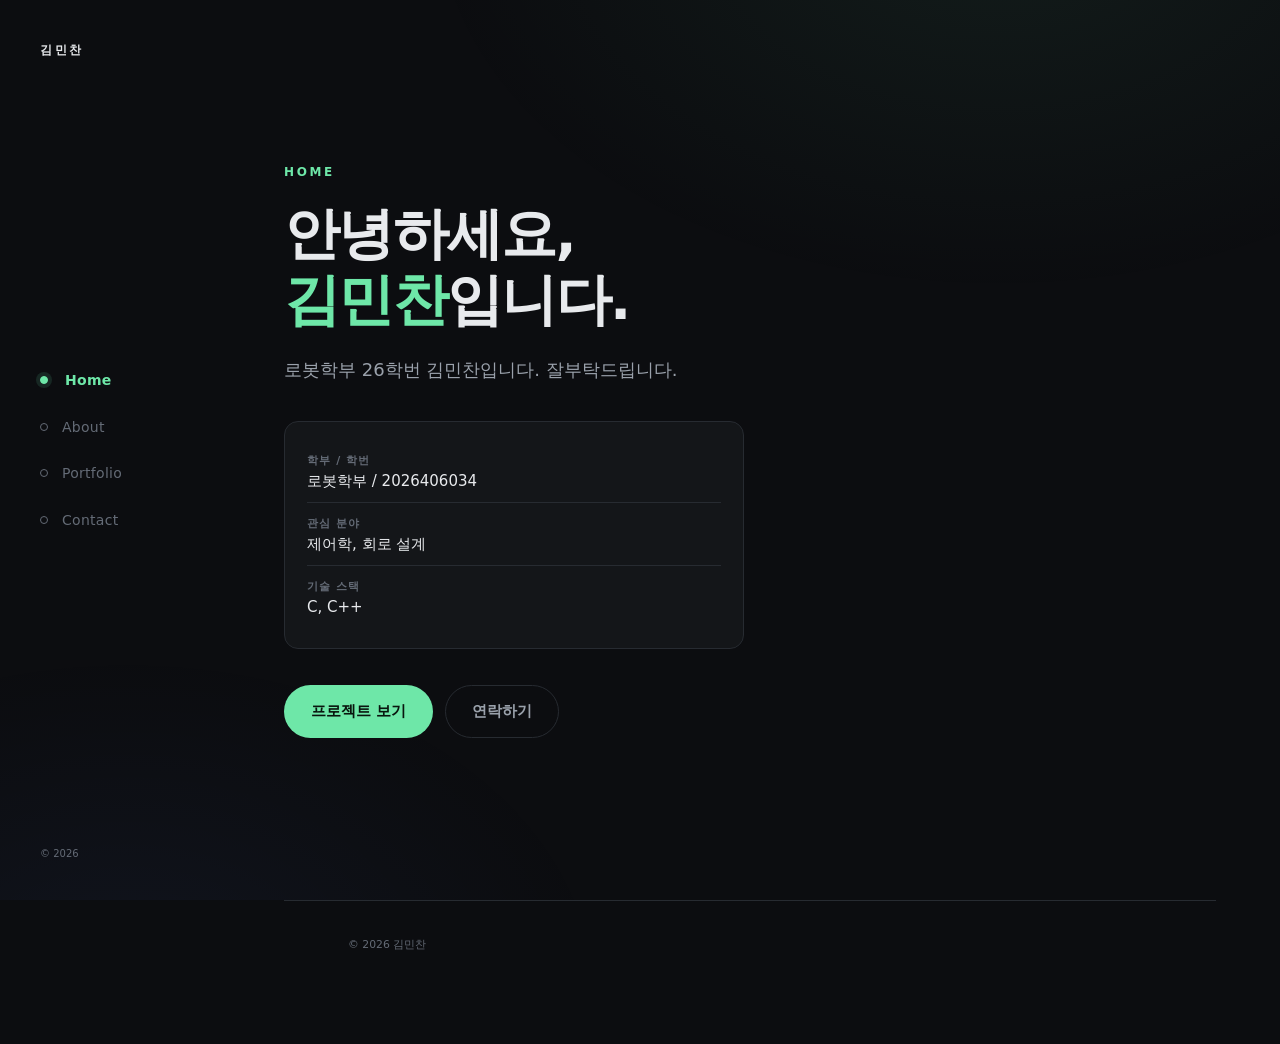
<file: index.html>
<!DOCTYPE html>
<html lang="ko">
<head>
  <meta charset="UTF-8" />
  <meta name="viewport" content="width=device-width, initial-scale=1.0" />
  <title>Home | 김민찬 Portfolio</title>
  <link rel="stylesheet" href="style.css">
</head>
<body>

  <!-- ===== 좌측 고정 탭 네비게이션 (데스크탑) ===== -->
  <nav class="side-nav" aria-label="페이지 네비게이션">
    <div class="side-nav__brand">김민찬</div>
    <ul class="side-nav__list">
      <li><a href="index.html"     class="nav-item"><span class="nav-item__dot"></span><span class="nav-item__label">Home</span></a></li>
      <li><a href="about.html"     class="nav-item"><span class="nav-item__dot"></span><span class="nav-item__label">About</span></a></li>
      <li><a href="portfolio.html" class="nav-item"><span class="nav-item__dot"></span><span class="nav-item__label">Portfolio</span></a></li>
      <li><a href="contact.html"   class="nav-item"><span class="nav-item__dot"></span><span class="nav-item__label">Contact</span></a></li>
    </ul>
    <div class="side-nav__foot"><small>&copy; <span class="year"></span></small></div>
  </nav>

  <!-- ===== 모바일 상단 고정 탭 바 ===== -->
  <nav class="top-nav" aria-label="페이지 네비게이션 (모바일)">
    <div class="top-nav__brand">김민찬</div>
    <ul class="top-nav__list">
      <li><a href="index.html"     class="top-nav__item">Home</a></li>
      <li><a href="about.html"     class="top-nav__item">About</a></li>
      <li><a href="portfolio.html" class="top-nav__item">Portfolio</a></li>
      <li><a href="contact.html"   class="top-nav__item">Contact</a></li>
    </ul>
  </nav>

  <!-- ===== 본문 ===== -->
  <main class="content">
    <div class="container container--hero">

      <p class="eyebrow reveal">Home</p>

      <h1 class="hero__title reveal" data-delay="1">
        안녕하세요,<br>
        <span class="accent">김민찬</span>입니다.
      </h1>

      <p class="hero__sub reveal" data-delay="2">
        로봇학부 26학번 김민찬입니다. 잘부탁드립니다.
      </p>

      <ul class="info-list reveal" data-delay="3">
        <li>
          <span class="info-list__label">학부 / 학번</span>
          <span class="info-list__value">로봇학부 / 2026406034</span>
        </li>
        <li>
          <span class="info-list__label">관심 분야</span>
          <span class="info-list__value">제어학, 회로 설계</span>
        </li>
        <li>
          <span class="info-list__label">기술 스택</span>
          <span class="info-list__value">C, C++</span>
        </li>
      </ul>

      <div class="btn-group reveal" data-delay="4">
        <a href="portfolio.html" class="btn btn--primary">프로젝트 보기</a>
        <a href="contact.html" class="btn btn--ghost">연락하기</a>
      </div>

    </div>

    <footer class="footer">
      <small>&copy; <span class="year"></span> 김민찬</small>
    </footer>
  </main>

  <script src="script.js"></script>
</body>
</html>
</file>
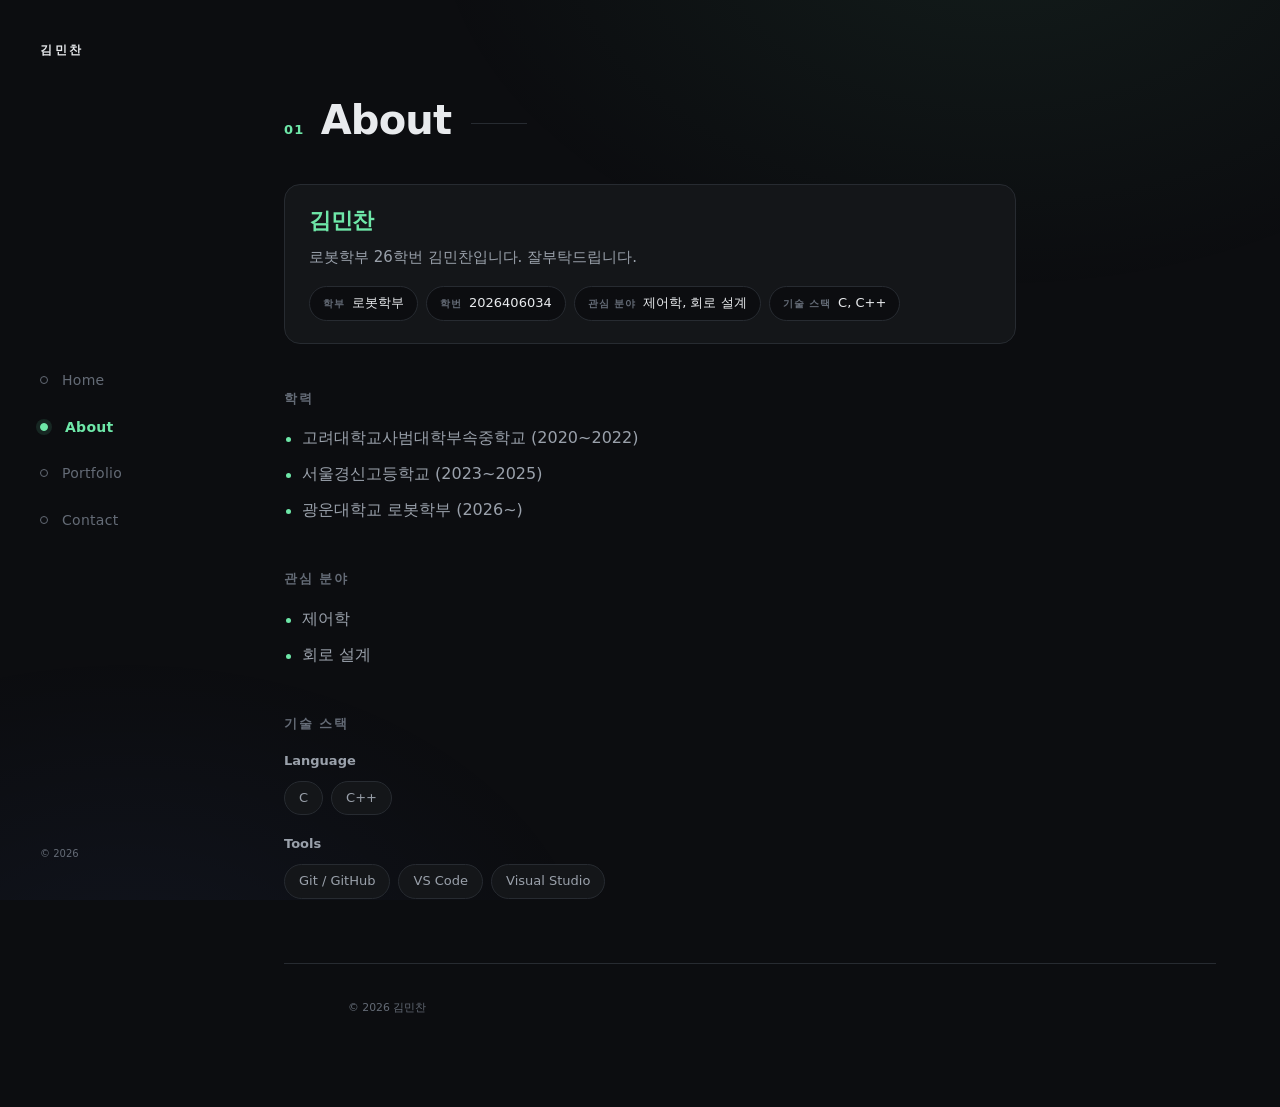
<file: about.html>
<!DOCTYPE html>
<html lang="ko">
<head>
  <meta charset="UTF-8" />
  <meta name="viewport" content="width=device-width, initial-scale=1.0" />
  <title>About | 김민찬 Portfolio</title>
  <link rel="stylesheet" href="style.css">
</head>
<body>

  <!-- ===== 좌측 고정 탭 네비게이션 (데스크탑) ===== -->
  <nav class="side-nav" aria-label="페이지 네비게이션">
    <div class="side-nav__brand">김민찬</div>
    <ul class="side-nav__list">
      <li><a href="index.html"     class="nav-item"><span class="nav-item__dot"></span><span class="nav-item__label">Home</span></a></li>
      <li><a href="about.html"     class="nav-item"><span class="nav-item__dot"></span><span class="nav-item__label">About</span></a></li>
      <li><a href="portfolio.html" class="nav-item"><span class="nav-item__dot"></span><span class="nav-item__label">Portfolio</span></a></li>
      <li><a href="contact.html"   class="nav-item"><span class="nav-item__dot"></span><span class="nav-item__label">Contact</span></a></li>
    </ul>
    <div class="side-nav__foot"><small>&copy; <span class="year"></span></small></div>
  </nav>

  <!-- ===== 모바일 상단 고정 탭 바 ===== -->
  <nav class="top-nav" aria-label="페이지 네비게이션 (모바일)">
    <div class="top-nav__brand">김민찬</div>
    <ul class="top-nav__list">
      <li><a href="index.html"     class="top-nav__item">Home</a></li>
      <li><a href="about.html"     class="top-nav__item">About</a></li>
      <li><a href="portfolio.html" class="top-nav__item">Portfolio</a></li>
      <li><a href="contact.html"   class="top-nav__item">Contact</a></li>
    </ul>
  </nav>

  <!-- ===== 본문 ===== -->
  <main class="content">
    <div class="container">

      <header class="page-head reveal">
        <span class="page-head__num">01</span>
        <h1 class="page-head__title">About</h1>
      </header>

      <!-- ===== 모든 페이지 공통 프로필 ===== -->
      <header class="profile reveal">
        <p class="profile__name"><span>김민찬</span></p>
        <p class="profile__sub">로봇학부 26학번 김민찬입니다. 잘부탁드립니다.</p>
        <ul class="profile__meta">
          <li><b>학부</b>로봇학부</li>
          <li><b>학번</b>2026406034</li>
          <li><b>관심 분야</b>제어학, 회로 설계</li>
          <li><b>기술 스택</b>C, C++</li>
        </ul>
      </header>

      <section class="block reveal" data-delay="2">
        <h2 class="block__title">학력</h2>
        <ul class="bullet">
          <li>고려대학교사범대학부속중학교 (2020~2022)</li>
          <li>서울경신고등학교 (2023~2025)</li>
          <li>광운대학교 로봇학부 (2026~)</li>
        </ul>
      </section>

      <section class="block reveal" data-delay="3">
        <h2 class="block__title">관심 분야</h2>
        <ul class="bullet">
          <li>제어학</li>
          <li>회로 설계</li>
        </ul>
      </section>

      <section class="block reveal" data-delay="4">
        <h2 class="block__title">기술 스택</h2>

        <h3 class="sub-title">Language</h3>
        <ul class="tag-list">
          <li class="tag">C</li>
          <li class="tag">C++</li>
        </ul>

        <h3 class="sub-title">Tools</h3>
        <ul class="tag-list">
          <li class="tag">Git / GitHub</li>
          <li class="tag">VS Code</li>
          <li class="tag">Visual Studio</li>
        </ul>
      </section>

    </div>

    <footer class="footer">
      <small>&copy; <span class="year"></span> 김민찬</small>
    </footer>
  </main>

  <script src="script.js"></script>
</body>
</html>
</file>
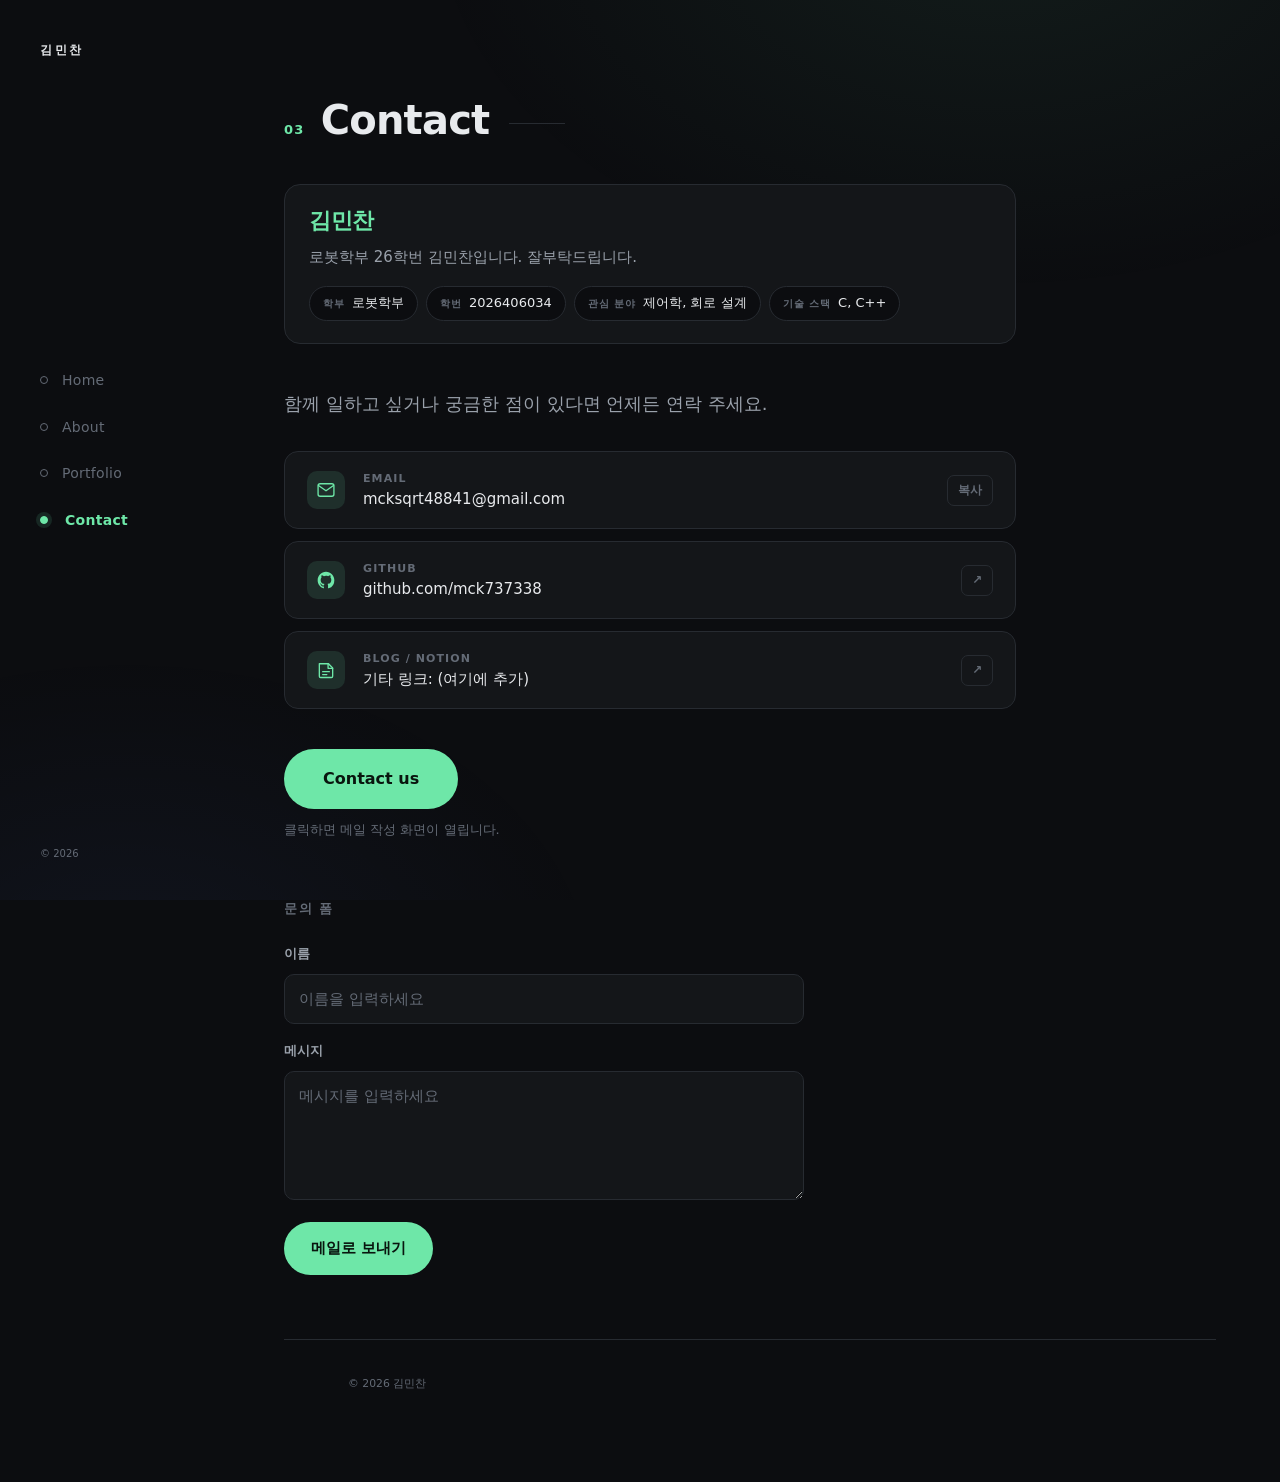
<file: contact.html>
<!DOCTYPE html>
<html lang="ko">
<head>
  <meta charset="UTF-8" />
  <meta name="viewport" content="width=device-width, initial-scale=1.0" />
  <title>Contact | 김민찬 Portfolio</title>
  <link rel="stylesheet" href="style.css">
</head>
<body>

  <!-- ===== 좌측 고정 탭 네비게이션 (데스크탑) ===== -->
  <nav class="side-nav" aria-label="페이지 네비게이션">
    <div class="side-nav__brand">김민찬</div>
    <ul class="side-nav__list">
      <li><a href="index.html"     class="nav-item"><span class="nav-item__dot"></span><span class="nav-item__label">Home</span></a></li>
      <li><a href="about.html"     class="nav-item"><span class="nav-item__dot"></span><span class="nav-item__label">About</span></a></li>
      <li><a href="portfolio.html" class="nav-item"><span class="nav-item__dot"></span><span class="nav-item__label">Portfolio</span></a></li>
      <li><a href="contact.html"   class="nav-item"><span class="nav-item__dot"></span><span class="nav-item__label">Contact</span></a></li>
    </ul>
    <div class="side-nav__foot"><small>&copy; <span class="year"></span></small></div>
  </nav>

  <!-- ===== 모바일 상단 고정 탭 바 ===== -->
  <nav class="top-nav" aria-label="페이지 네비게이션 (모바일)">
    <div class="top-nav__brand">김민찬</div>
    <ul class="top-nav__list">
      <li><a href="index.html"     class="top-nav__item">Home</a></li>
      <li><a href="about.html"     class="top-nav__item">About</a></li>
      <li><a href="portfolio.html" class="top-nav__item">Portfolio</a></li>
      <li><a href="contact.html"   class="top-nav__item">Contact</a></li>
    </ul>
  </nav>

  <!-- ===== 본문 ===== -->
  <main class="content">
    <div class="container">

      <header class="page-head reveal">
        <span class="page-head__num">03</span>
        <h1 class="page-head__title">Contact</h1>
      </header>

      <!-- ===== 모든 페이지 공통 프로필 ===== -->
      <header class="profile reveal">
        <p class="profile__name"><span>김민찬</span></p>
        <p class="profile__sub">로봇학부 26학번 김민찬입니다. 잘부탁드립니다.</p>
        <ul class="profile__meta">
          <li><b>학부</b>로봇학부</li>
          <li><b>학번</b>2026406034</li>
          <li><b>관심 분야</b>제어학, 회로 설계</li>
          <li><b>기술 스택</b>C, C++</li>
        </ul>
      </header>

      <p class="lead reveal" data-delay="1">
        함께 일하고 싶거나 궁금한 점이 있다면 언제든 연락 주세요.
      </p>

      <ul class="contact__list">

        <!-- 이메일: 클릭 시 클립보드 복사 -->
        <li class="reveal" data-delay="2">
          <button type="button" class="contact__item contact__item--copy"
                  id="emailCopy"
                  data-email="mcksqrt48841@gmail.com"
                  aria-label="이메일 주소 복사하기">
            <span class="contact__icon" aria-hidden="true">
              <svg viewBox="0 0 24 24" fill="none" stroke="currentColor" stroke-width="1.6"
                   stroke-linecap="round" stroke-linejoin="round">
                <rect x="2.5" y="4.5" width="19" height="15" rx="2.5"/>
                <path d="m3 6.5 9 6.5 9-6.5"/>
              </svg>
            </span>
            <span class="contact__meta">
              <span class="contact__label">Email</span>
              <span class="contact__value">mcksqrt48841@gmail.com</span>
            </span>
            <span class="contact__action" aria-hidden="true">복사</span>
          </button>
        </li>

        <!-- GitHub: 하이퍼링크 -->
        <li class="reveal" data-delay="3">
          <a class="contact__item" href="https://github.com/mck737338"
             target="_blank" rel="noopener noreferrer">
            <span class="contact__icon" aria-hidden="true">
              <svg viewBox="0 0 24 24" fill="currentColor">
                <path d="M12 2C6.48 2 2 6.58 2 12.25c0 4.53 2.87 8.37 6.84 9.73.5.1.68-.22.68-.49
                         0-.24-.01-.87-.01-1.71-2.78.62-3.37-1.37-3.37-1.37-.46-1.19-1.11-1.5-1.11-1.5
                         -.91-.64.07-.63.07-.63 1 .07 1.53 1.06 1.53 1.06.89 1.57 2.34 1.12 2.91.86
                         .09-.66.35-1.12.63-1.38-2.22-.26-4.56-1.14-4.56-5.06 0-1.12.39-2.03 1.03-2.75
                         -.1-.26-.45-1.3.1-2.71 0 0 .84-.28 2.75 1.05a9.3 9.3 0 0 1 2.5-.34c.85 0 1.7.12 2.5.34
                         1.91-1.33 2.75-1.05 2.75-1.05.55 1.41.2 2.45.1 2.71.64.72 1.03 1.63 1.03 2.75
                         0 3.93-2.34 4.79-4.57 5.05.36.32.68.94.68 1.9 0 1.37-.01 2.47-.01 2.81
                         0 .27.18.6.69.49A10.07 10.07 0 0 0 22 12.25C22 6.58 17.52 2 12 2Z"/>
              </svg>
            </span>
            <span class="contact__meta">
              <span class="contact__label">GitHub</span>
              <span class="contact__value">github.com/mck737338</span>
            </span>
            <span class="contact__action" aria-hidden="true">↗</span>
          </a>
        </li>

        <!-- 기타 링크 (블로그 / 노션 등) -->
        <li class="reveal" data-delay="4">
          <a class="contact__item" href="#" target="_blank" rel="noopener noreferrer">
            <span class="contact__icon" aria-hidden="true">
              <svg viewBox="0 0 24 24" fill="none" stroke="currentColor" stroke-width="1.6"
                   stroke-linecap="round" stroke-linejoin="round">
                <path d="M4 4.5h11l5 5v10a1.5 1.5 0 0 1-1.5 1.5h-13A1.5 1.5 0 0 1 4 19.5Z"/>
                <path d="M14.5 4.5v5.5H20"/>
                <path d="M8 14h8M8 17.5h5"/>
              </svg>
            </span>
            <span class="contact__meta">
              <span class="contact__label">Blog / Notion</span>
              <span class="contact__value">기타 링크: (여기에 추가)</span>
            </span>
            <span class="contact__action" aria-hidden="true">↗</span>
          </a>
        </li>

      </ul>

      <!-- Contact us: 메일 작성 화면으로 이동 -->
      <div class="contact__cta reveal" data-delay="5">
        <a class="btn btn--primary btn--lg"
           href="mailto:mcksqrt48841@gmail.com?subject=%ED%8F%AC%ED%8A%B8%ED%8F%B4%EB%A6%AC%EC%98%A4%20%EB%AC%B8%EC%9D%98&amp;body=%EC%95%88%EB%85%95%ED%95%98%EC%84%B8%EC%9A%94%2C%0A%0A">
          Contact us
        </a>
        <p class="note">클릭하면 메일 작성 화면이 열립니다.</p>
      </div>

      <!-- 간단 문의 폼: 보내기를 누르면 입력 내용이 담긴 메일 작성 화면이 열립니다 -->
      <section class="block reveal" data-delay="5">
        <h2 class="block__title">문의 폼</h2>
        <form class="contact-form" id="contactForm" data-email="mcksqrt48841@gmail.com">
          <label for="fName">이름</label>
          <input type="text" id="fName" name="name" placeholder="이름을 입력하세요" required>

          <label for="fMsg">메시지</label>
          <textarea id="fMsg" name="message" rows="4" placeholder="메시지를 입력하세요" required></textarea>

          <button type="submit" class="btn btn--primary">메일로 보내기</button>
        </form>
      </section>

    </div>

    <footer class="footer">
      <small>&copy; <span class="year"></span> 김민찬</small>
    </footer>
  </main>

  <!-- 복사 완료 토스트 -->
  <div class="toast" id="toast" role="status" aria-live="polite"></div>

  <script src="script.js"></script>
</body>
</html>
</file>
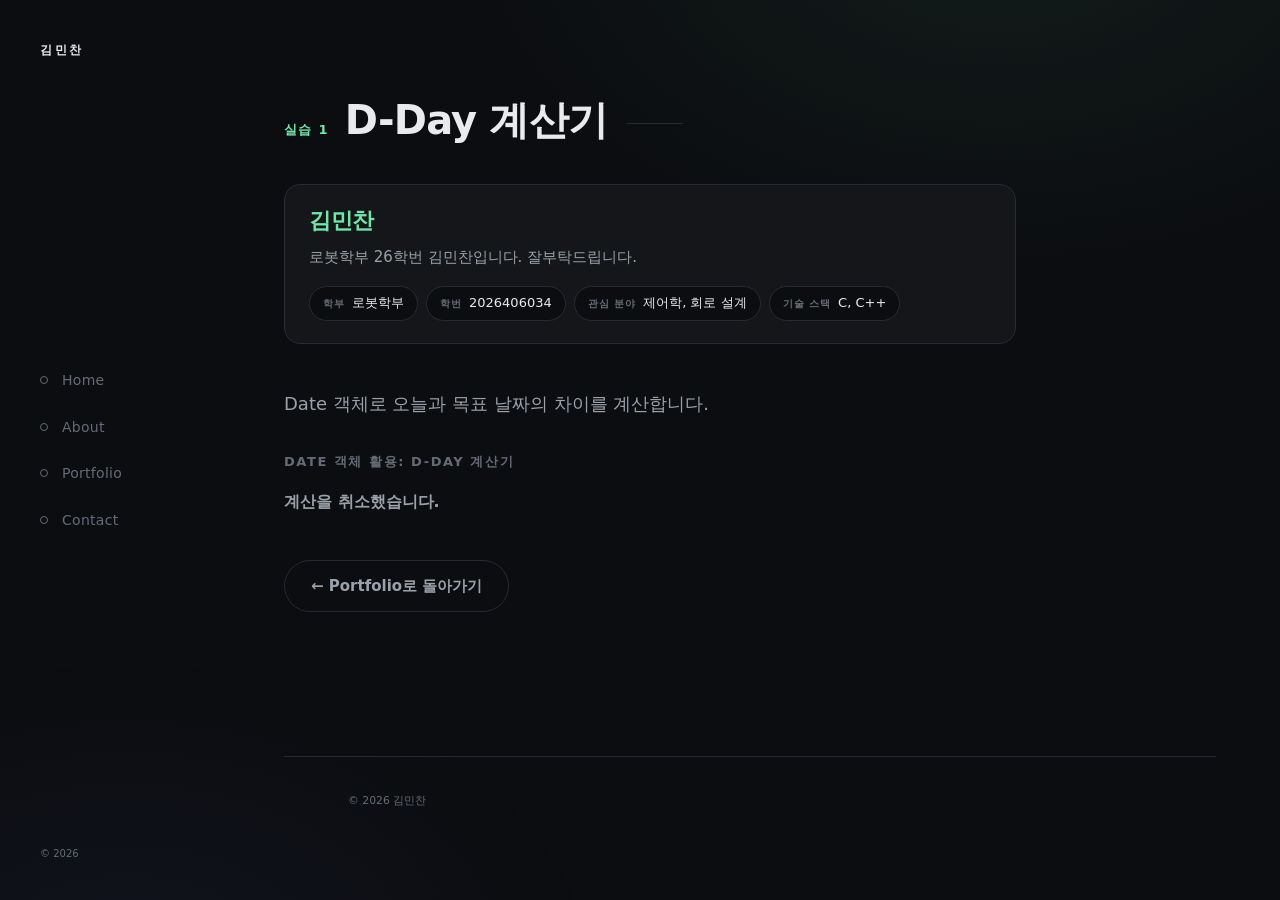
<file: dday.html>
<!DOCTYPE html>
<html lang="ko">
<head>
  <meta charset="UTF-8" />
  <meta name="viewport" content="width=device-width, initial-scale=1.0" />
  <title>D-Day 계산기 | 김민찬 Portfolio</title>
  <link rel="stylesheet" href="style.css">
</head>
<body>

  <!-- ===== 좌측 고정 탭 네비게이션 (데스크탑) ===== -->
  <nav class="side-nav" aria-label="페이지 네비게이션">
    <div class="side-nav__brand">김민찬</div>
    <ul class="side-nav__list">
      <li><a href="index.html"     class="nav-item"><span class="nav-item__dot"></span><span class="nav-item__label">Home</span></a></li>
      <li><a href="about.html"     class="nav-item"><span class="nav-item__dot"></span><span class="nav-item__label">About</span></a></li>
      <li><a href="portfolio.html" class="nav-item"><span class="nav-item__dot"></span><span class="nav-item__label">Portfolio</span></a></li>
      <li><a href="contact.html"   class="nav-item"><span class="nav-item__dot"></span><span class="nav-item__label">Contact</span></a></li>
    </ul>
    <div class="side-nav__foot"><small>&copy; <span class="year"></span></small></div>
  </nav>

  <!-- ===== 모바일 상단 고정 탭 바 ===== -->
  <nav class="top-nav" aria-label="페이지 네비게이션 (모바일)">
    <div class="top-nav__brand">김민찬</div>
    <ul class="top-nav__list">
      <li><a href="index.html"     class="top-nav__item">Home</a></li>
      <li><a href="about.html"     class="top-nav__item">About</a></li>
      <li><a href="portfolio.html" class="top-nav__item">Portfolio</a></li>
      <li><a href="contact.html"   class="top-nav__item">Contact</a></li>
    </ul>
  </nav>

  <!-- ===== 본문 ===== -->
  <main class="content">
    <div class="container">

      <header class="page-head reveal">
        <span class="page-head__num">실습 1</span>
        <h1 class="page-head__title">D-Day 계산기</h1>
      </header>

      <!-- ===== 모든 페이지 공통 프로필 ===== -->
      <header class="profile reveal">
        <p class="profile__name"><span>김민찬</span></p>
        <p class="profile__sub">로봇학부 26학번 김민찬입니다. 잘부탁드립니다.</p>
        <ul class="profile__meta">
          <li><b>학부</b>로봇학부</li>
          <li><b>학번</b>2026406034</li>
          <li><b>관심 분야</b>제어학, 회로 설계</li>
          <li><b>기술 스택</b>C, C++</li>
        </ul>
      </header>

      <p class="lead reveal" data-delay="1">
        Date 객체로 오늘과 목표 날짜의 차이를 계산합니다.
      </p>

      <section class="block js-output">
        <h2 class="block__title">Date 객체 활용: D-Day 계산기</h2>

        <script>
          // 1. 오늘 날짜 객체 생성
          let now = new Date();

          // 2. prompt()를 3번 사용하여 "연도", "월", "일"을 문자열로 입력받기
          let yearStr  = prompt("목표 연도를 입력하세요 (예: 2026)", "2026");
          let monthStr = prompt("목표 월을 입력하세요 (1~12)", "12");
          let dayStr   = prompt("목표 일을 입력하세요 (1~31)", "25");

          // 3. 값이 비어있거나 취소(null)한 경우
          if (!yearStr || !monthStr || !dayStr) {
            document.write("<h3>계산을 취소했습니다.</h3>");
          } else {
            // 4. parseInt()로 문자열을 숫자형으로 변환
            let year  = parseInt(yearStr);
            let month = parseInt(monthStr);
            let day   = parseInt(dayStr);

            // 5. 목표 날짜 객체 생성 (month는 0부터 시작하므로 1을 빼줌, 0=1월 11=12월)
            let targetDate = new Date(year, month - 1, day);

            // 6. 두 날짜의 getTime() 차이 (밀리초 단위)
            let diffMs = targetDate.getTime() - now.getTime();

            // 7. 밀리초를 날짜(day) 단위로 변환하고 Math.ceil()로 올림
            let diffDay = Math.ceil(diffMs / (1000 * 60 * 60 * 24));

            // 8. diffDay 값에 따라 결과 출력 (음수는 Math.abs()로 절댓값 처리)
            document.write("<h3>목표 날짜: " + targetDate.toLocaleDateString() + "</h3>");

            if (diffDay === 0) {
              document.write("<h1>D-Day 입니다!</h1>");
            } else if (diffDay > 0) {
              document.write("<h1>D-" + diffDay + "</h1>");
              document.write("<h3>" + diffDay + "일 남았습니다.</h3>");
            } else {
              document.write("<h1>D+" + Math.abs(diffDay) + "</h1>");
              document.write("<h3>" + Math.abs(diffDay) + "일 지났습니다.</h3>");
            }

            document.write("<hr>");
            document.write("<p>오늘 날짜: " + now.toLocaleString() + "</p>");
            document.write("<p><i>새로고침(F5)을 눌러 다시 계산할 수 있습니다.</i></p>");
          }
        </script>

      </section>

      <div class="btn-group" style="margin-top: 36px;">
        <a href="portfolio.html" class="btn btn--ghost">← Portfolio로 돌아가기</a>
      </div>

    </div>

    <footer class="footer">
      <small>&copy; <span class="year"></span> 김민찬</small>
    </footer>
  </main>

  <script src="script.js"></script>
</body>
</html>
</file>
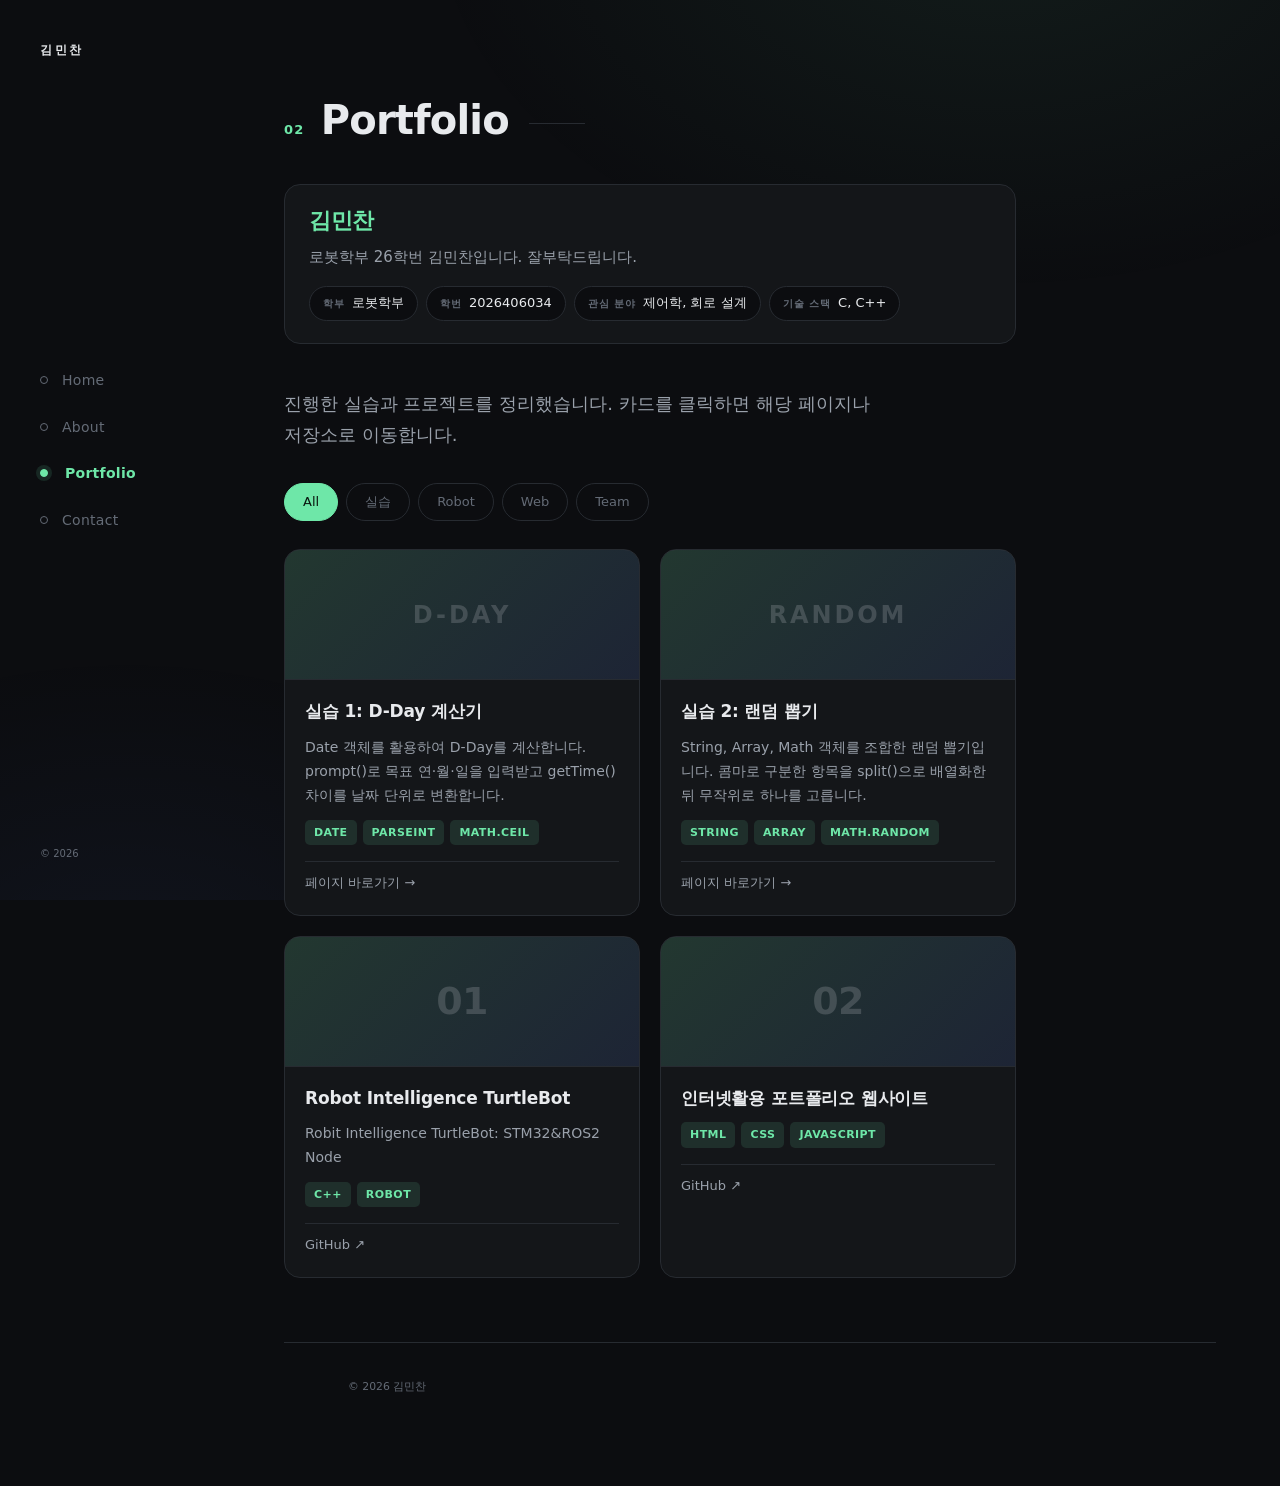
<file: portfolio.html>
<!DOCTYPE html>
<html lang="ko">
<head>
  <meta charset="UTF-8" />
  <meta name="viewport" content="width=device-width, initial-scale=1.0" />
  <title>Portfolio | 김민찬 Portfolio</title>
  <link rel="stylesheet" href="style.css">
</head>
<body>

  <!-- ===== 좌측 고정 탭 네비게이션 (데스크탑) ===== -->
  <nav class="side-nav" aria-label="페이지 네비게이션">
    <div class="side-nav__brand">김민찬</div>
    <ul class="side-nav__list">
      <li><a href="index.html"     class="nav-item"><span class="nav-item__dot"></span><span class="nav-item__label">Home</span></a></li>
      <li><a href="about.html"     class="nav-item"><span class="nav-item__dot"></span><span class="nav-item__label">About</span></a></li>
      <li><a href="portfolio.html" class="nav-item"><span class="nav-item__dot"></span><span class="nav-item__label">Portfolio</span></a></li>
      <li><a href="contact.html"   class="nav-item"><span class="nav-item__dot"></span><span class="nav-item__label">Contact</span></a></li>
    </ul>
    <div class="side-nav__foot"><small>&copy; <span class="year"></span></small></div>
  </nav>

  <!-- ===== 모바일 상단 고정 탭 바 ===== -->
  <nav class="top-nav" aria-label="페이지 네비게이션 (모바일)">
    <div class="top-nav__brand">김민찬</div>
    <ul class="top-nav__list">
      <li><a href="index.html"     class="top-nav__item">Home</a></li>
      <li><a href="about.html"     class="top-nav__item">About</a></li>
      <li><a href="portfolio.html" class="top-nav__item">Portfolio</a></li>
      <li><a href="contact.html"   class="top-nav__item">Contact</a></li>
    </ul>
  </nav>

  <!-- ===== 본문 ===== -->
  <main class="content">
    <div class="container">

      <header class="page-head reveal">
        <span class="page-head__num">02</span>
        <h1 class="page-head__title">Portfolio</h1>
      </header>

      <!-- ===== 모든 페이지 공통 프로필 ===== -->
      <header class="profile reveal">
        <p class="profile__name"><span>김민찬</span></p>
        <p class="profile__sub">로봇학부 26학번 김민찬입니다. 잘부탁드립니다.</p>
        <ul class="profile__meta">
          <li><b>학부</b>로봇학부</li>
          <li><b>학번</b>2026406034</li>
          <li><b>관심 분야</b>제어학, 회로 설계</li>
          <li><b>기술 스택</b>C, C++</li>
        </ul>
      </header>

      <p class="lead reveal" data-delay="1">
        진행한 실습과 프로젝트를 정리했습니다. 카드를 클릭하면 해당 페이지나 저장소로 이동합니다.
      </p>

      <!-- 프로젝트 필터 -->
      <div class="filter reveal" data-delay="2">
        <button type="button" class="filter__btn is-active" data-filter="all">All</button>
        <button type="button" class="filter__btn" data-filter="practice">실습</button>
        <button type="button" class="filter__btn" data-filter="robot">Robot</button>
        <button type="button" class="filter__btn" data-filter="web">Web</button>
        <button type="button" class="filter__btn" data-filter="team">Team</button>
      </div>

      <!-- 카드 전체가 하나의 링크입니다 (article → a 로 변경) -->
      <div class="projects" id="projectGrid">

        <!-- ===== 실습 1: D-Day 계산기 ===== -->
        <a class="card reveal" data-delay="3" data-category="practice web"
           href="dday.html">
          <div class="card__thumb card__thumb--text" data-initial="D-DAY"></div>
          <div class="card__body">
            <h2 class="card__title">실습 1: D-Day 계산기</h2>
            <p class="card__desc">
              Date 객체를 활용하여 D-Day를 계산합니다.
              prompt()로 목표 연·월·일을 입력받고 getTime() 차이를 날짜 단위로 변환합니다.
            </p>
            <ul class="card__tags">
              <li>Date</li><li>parseInt</li><li>Math.ceil</li>
            </ul>
            <div class="card__links">
              <span class="card__link">페이지 바로가기 →</span>
            </div>
          </div>
        </a>

        <!-- ===== 실습 2: 랜덤 뽑기 ===== -->
        <a class="card reveal" data-delay="4" data-category="practice web"
           href="random.html">
          <div class="card__thumb card__thumb--text" data-initial="RANDOM"></div>
          <div class="card__body">
            <h2 class="card__title">실습 2: 랜덤 뽑기</h2>
            <p class="card__desc">
              String, Array, Math 객체를 조합한 랜덤 뽑기입니다.
              콤마로 구분한 항목을 split()으로 배열화한 뒤 무작위로 하나를 고릅니다.
            </p>
            <ul class="card__tags">
              <li>String</li><li>Array</li><li>Math.random</li>
            </ul>
            <div class="card__links">
              <span class="card__link">페이지 바로가기 →</span>
            </div>
          </div>
        </a>

        <!-- ===== 3. Robot Intelligence TurtleBot ===== -->
        <a class="card reveal" data-delay="5" data-category="robot team"
           href="https://github.com/mck737338/Robit_intelligence_turtle-bot"
           target="_blank" rel="noopener noreferrer">
          <div class="card__thumb" data-initial="01"></div>
          <div class="card__body">
            <h2 class="card__title">Robot Intelligence TurtleBot</h2>
            <p class="card__desc">Robit Intelligence TurtleBot: STM32&ROS2 Node</p>
            <ul class="card__tags">
              <li>C++</li><li>Robot</li>
            </ul>
            <div class="card__links">
              <span class="card__link">GitHub ↗</span>
            </div>
          </div>
        </a>

        <!-- ===== 4. 인터넷활용 포트폴리오 웹사이트 ===== -->
        <a class="card reveal" data-delay="5" data-category="web"
           href="https://github.com/mck737338/internetusage_page1"
           target="_blank" rel="noopener noreferrer">
          <div class="card__thumb" data-initial="02"></div>
          <div class="card__body">
            <h2 class="card__title">인터넷활용 포트폴리오 웹사이트</h2>
            <ul class="card__tags">
              <li>HTML</li><li>CSS</li><li>JavaScript</li>
            </ul>
            <div class="card__links">
              <span class="card__link">GitHub ↗</span>
            </div>
          </div>
        </a>

      </div>

    </div>

    <footer class="footer">
      <small>&copy; <span class="year"></span> 김민찬</small>
    </footer>
  </main>

  <script src="script.js"></script>
</body>
</html>
</file>
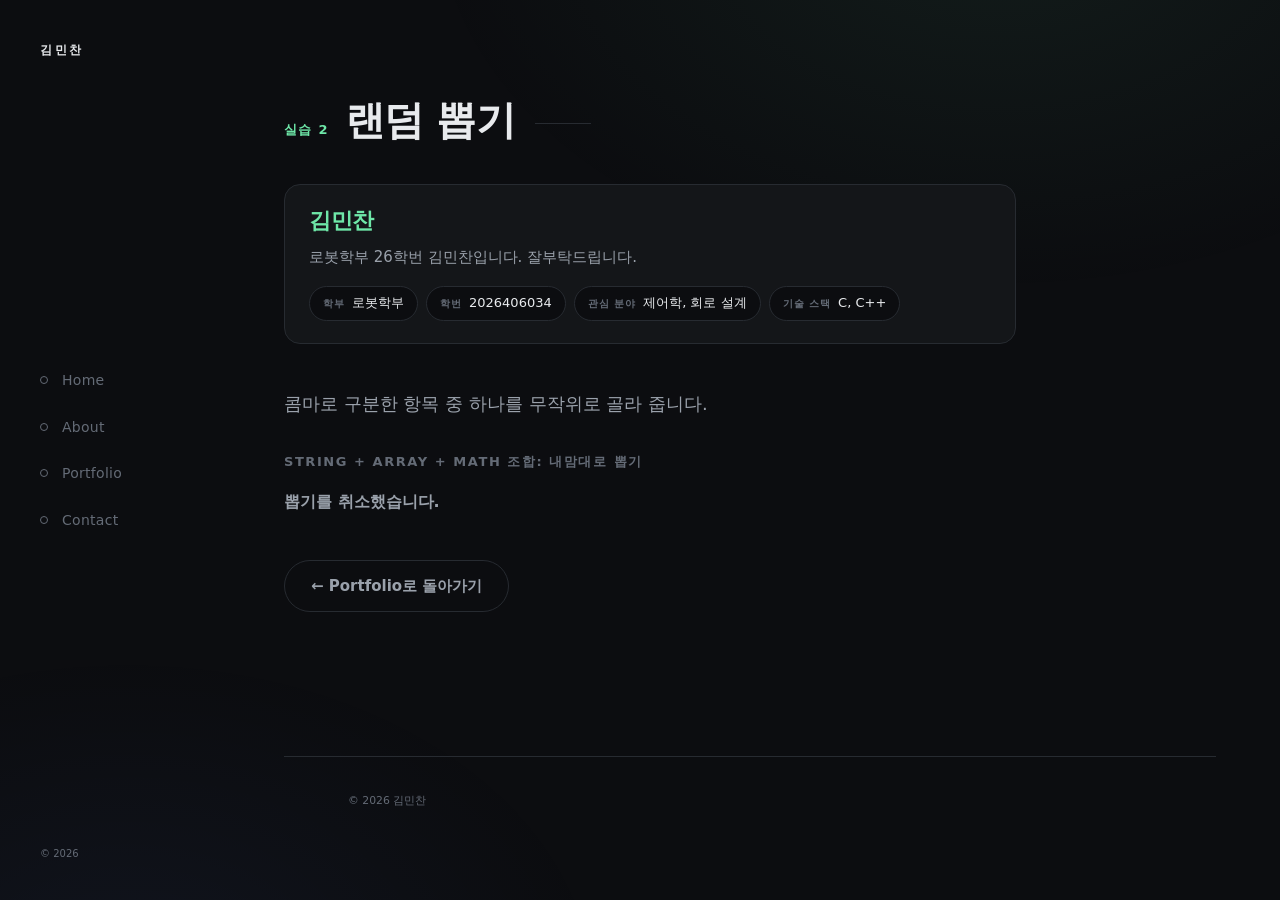
<file: random.html>
<!DOCTYPE html>
<html lang="ko">
<head>
  <meta charset="UTF-8" />
  <meta name="viewport" content="width=device-width, initial-scale=1.0" />
  <title>랜덤 뽑기 | 김민찬 Portfolio</title>
  <link rel="stylesheet" href="style.css">
</head>
<body>

  <!-- ===== 좌측 고정 탭 네비게이션 (데스크탑) ===== -->
  <nav class="side-nav" aria-label="페이지 네비게이션">
    <div class="side-nav__brand">김민찬</div>
    <ul class="side-nav__list">
      <li><a href="index.html"     class="nav-item"><span class="nav-item__dot"></span><span class="nav-item__label">Home</span></a></li>
      <li><a href="about.html"     class="nav-item"><span class="nav-item__dot"></span><span class="nav-item__label">About</span></a></li>
      <li><a href="portfolio.html" class="nav-item"><span class="nav-item__dot"></span><span class="nav-item__label">Portfolio</span></a></li>
      <li><a href="contact.html"   class="nav-item"><span class="nav-item__dot"></span><span class="nav-item__label">Contact</span></a></li>
    </ul>
    <div class="side-nav__foot"><small>&copy; <span class="year"></span></small></div>
  </nav>

  <!-- ===== 모바일 상단 고정 탭 바 ===== -->
  <nav class="top-nav" aria-label="페이지 네비게이션 (모바일)">
    <div class="top-nav__brand">김민찬</div>
    <ul class="top-nav__list">
      <li><a href="index.html"     class="top-nav__item">Home</a></li>
      <li><a href="about.html"     class="top-nav__item">About</a></li>
      <li><a href="portfolio.html" class="top-nav__item">Portfolio</a></li>
      <li><a href="contact.html"   class="top-nav__item">Contact</a></li>
    </ul>
  </nav>

  <!-- ===== 본문 ===== -->
  <main class="content">
    <div class="container">

      <header class="page-head reveal">
        <span class="page-head__num">실습 2</span>
        <h1 class="page-head__title">랜덤 뽑기</h1>
      </header>

      <!-- ===== 모든 페이지 공통 프로필 ===== -->
      <header class="profile reveal">
        <p class="profile__name"><span>김민찬</span></p>
        <p class="profile__sub">로봇학부 26학번 김민찬입니다. 잘부탁드립니다.</p>
        <ul class="profile__meta">
          <li><b>학부</b>로봇학부</li>
          <li><b>학번</b>2026406034</li>
          <li><b>관심 분야</b>제어학, 회로 설계</li>
          <li><b>기술 스택</b>C, C++</li>
        </ul>
      </header>

      <p class="lead reveal" data-delay="1">
        콤마로 구분한 항목 중 하나를 무작위로 골라 줍니다.
      </p>

      <section class="block js-output">
        <h2 class="block__title">String + Array + Math 조합: 내맘대로 뽑기</h2>

        <script>
          // 1. String: prompt()로 콤마(,)로 구분된 항목을 입력받기
          let defaultList = "짜장면,짬뽕,제육볶음,돈까스,순대국,김치찌개,햄버거,초밥,파스타,떡볶이,마라탕";
          let inputString = prompt("항목을 콤마(,)로 구분하여 입력하세요", defaultList);

          // 2. 값이 비어있거나 취소(null)한 경우
          if (!inputString) {
            document.write("<h3>뽑기를 취소했습니다.</h3>");
          } else {
            // 3. Array: String.split(',')로 문자열을 배열로 변환
            let items = inputString.split(',');

            // 4. Math: Math.random()에 배열 길이를 곱하고 Math.floor()로 내림
            //    → 0 부터 (배열 길이 - 1) 사이의 정수 인덱스
            let index = Math.floor(Math.random() * items.length);

            // 5. index번째 항목을 choice에 저장하고 trim()으로 양쪽 공백 제거
            let choice = items[index];
            choice = choice.trim();

            // 6. 결과 출력
            document.write("<h3>입력한 항목 (총 " + items.length + "개)</h3>");
            document.write("<p>" + inputString + "</p>");
            document.write("<hr>");
            document.write("<h3>당신의 선택은...</h3>");
            document.write("<h1>" + choice + " !</h1>");
            document.write("<p><i>새로고침(F5)을 눌러 다시 뽑을 수 있습니다.</i></p>");
          }
        </script>

      </section>

      <div class="btn-group" style="margin-top: 36px;">
        <a href="portfolio.html" class="btn btn--ghost">← Portfolio로 돌아가기</a>
      </div>

    </div>

    <footer class="footer">
      <small>&copy; <span class="year"></span> 김민찬</small>
    </footer>
  </main>

  <script src="script.js"></script>
</body>
</html>
</file>
<file: style.css>
/* =============================================================
   Portfolio - style.css (공통 스타일)

   색상 테마는 "여기"에서 바꿉니다.
   ------------------------------------------------------------- */
:root {
  --accent:      #6ee7a8;   /* 메인 포인트 색상 */
  --accent-ink:  #09150e;   /* 포인트 색 위에 올라가는 글자색 */
  --bg:          #0c0d10;   /* 전체 배경 */
  --bg-elev:     #141619;   /* 카드 등 올라온 면 */
  --bg-elev-2:   #1b1e23;   /* 호버 시 면 */
  --line:        #272b31;   /* 테두리 / 구분선 */
  --text:        #e8eaed;   /* 본문 글자 */
  --text-dim:    #9aa1ab;   /* 보조 글자 */
  --text-faint:  #646b76;   /* 흐린 글자 */
}
/* ============================================================= */

/* ---------- 1. Reset & Base ---------- */
*,
*::before,
*::after {
  box-sizing: border-box;
  margin: 0;
  padding: 0;
}

html {
  scroll-behavior: smooth;
}

ul, ol { list-style: none; }
a { color: inherit; text-decoration: none; }
button { font: inherit; color: inherit; background: none; border: none; cursor: pointer; }
img { display: block; max-width: 100%; }

body {
  font-family: system-ui, -apple-system, "Segoe UI", Roboto,
               "Noto Sans KR", "Apple SD Gothic Neo", Arial, sans-serif;
  font-size: 16px;
  line-height: 1.75;
  color: var(--text);
  background: var(--bg);
  -webkit-font-smoothing: antialiased;
  overflow-x: hidden;
}

/* 은은한 배경 그라데이션 */
body::before {
  content: '';
  position: fixed;
  inset: 0;
  z-index: -1;
  pointer-events: none;
  background:
    radial-gradient(60rem 40rem at 78% -10%, rgba(110, 231, 168, .07), transparent 60%),
    radial-gradient(50rem 35rem at 10% 110%, rgba(96, 140, 255, .06), transparent 60%);
}

/* ---------- 2. 변수성 레이아웃 값 ---------- */
:root {
  --nav-w: 220px;      /* 좌측 탭 너비 */
  --topnav-h: 56px;    /* 모바일 상단 바 높이 */
  --content-max: 860px;
  --ease: cubic-bezier(.22, 1, .36, 1);
}

/* ---------- 3. 좌측 고정 탭 네비게이션 ---------- */
.side-nav {
  position: fixed;
  top: 0;
  left: 0;
  width: var(--nav-w);
  height: 100vh;
  padding: 40px 0 40px 40px;
  display: flex;
  flex-direction: column;
  justify-content: center;
  z-index: 100;
}

.side-nav__brand {
  position: absolute;
  top: 40px;
  left: 40px;
  font-size: 12px;
  font-weight: 700;
  letter-spacing: .22em;
  color: var(--text);
}

.side-nav__foot {
  position: absolute;
  bottom: 36px;
  left: 40px;
  font-size: 12px;
  color: var(--text-faint);
}

.side-nav__list {
  display: flex;
  flex-direction: column;
  gap: 6px;
}

.nav-item {
  display: flex;
  align-items: center;
  gap: 14px;
  padding: 8px 0;
  font-size: 14px;
  font-weight: 500;
  letter-spacing: .02em;
  color: var(--text-faint);
  transition: color .3s var(--ease);
}

.nav-item__dot {
  width: 8px;
  height: 8px;
  flex-shrink: 0;
  border: 1.5px solid currentColor;
  border-radius: 50%;
  transition: all .3s var(--ease);
}

.nav-item__label {
  transition: transform .3s var(--ease);
}

.nav-item:hover { color: var(--text-dim); }
.nav-item:hover .nav-item__label { transform: translateX(3px); }

/* 현재 탭 표시 */
.nav-item.is-active { color: var(--accent); }
.nav-item.is-active .nav-item__dot {
  background: var(--accent);
  border-color: var(--accent);
  box-shadow: 0 0 0 4px rgba(110, 231, 168, .12);
}
.nav-item.is-active .nav-item__label {
  transform: translateX(3px);
  font-weight: 600;
}

/* ---------- 4. 모바일 상단 탭 바 ---------- */
.top-nav {
  display: none;
  position: fixed;
  top: 0;
  left: 0;
  right: 0;
  height: var(--topnav-h);
  align-items: center;
  gap: 14px;
  padding: 0 16px;
  background: rgba(12, 13, 16, .88);
  backdrop-filter: blur(12px);
  -webkit-backdrop-filter: blur(12px);
  border-bottom: 1px solid var(--line);
  z-index: 100;
}

.top-nav__brand {
  flex-shrink: 0;
  font-size: 11px;
  font-weight: 700;
  letter-spacing: .18em;
}

.top-nav__list {
  display: flex;
  gap: 4px;
  overflow-x: auto;
  scrollbar-width: none;
  -ms-overflow-style: none;
}
.top-nav__list::-webkit-scrollbar { display: none; }

.top-nav__item {
  display: block;
  padding: 6px 12px;
  border-radius: 999px;
  font-size: 13px;
  font-weight: 500;
  white-space: nowrap;
  color: var(--text-faint);
  transition: all .25s var(--ease);
}

.top-nav__item.is-active {
  color: var(--accent-ink);
  background: var(--accent);
}

/* ---------- 5. 본문 레이아웃 ---------- */
.content {
  margin-left: var(--nav-w);
  min-height: 100vh;
  display: flex;
  flex-direction: column;
}

.container {
  width: 100%;
  max-width: var(--content-max);
  padding: 96px 64px 64px;
  flex: 1;
}

.container--hero {
  display: flex;
  flex-direction: column;
  justify-content: center;
  min-height: 100vh;
  padding-top: 64px;
}

/* 모든 페이지 공통 프로필 헤더 */
.profile {
  display: flex;
  flex-direction: column;
  gap: 8px;
  padding: 22px 24px;
  margin-bottom: 44px;
  background: var(--bg-elev);
  border: 1px solid var(--line);
  border-radius: 16px;
}

.profile__name {
  font-size: 22px;
  font-weight: 700;
  letter-spacing: -.02em;
  line-height: 1.3;
}

.profile__name span { color: var(--accent); }

.profile__sub {
  font-size: 15px;
  color: var(--text-dim);
}

.profile__meta {
  display: flex;
  flex-wrap: wrap;
  gap: 8px;
  margin-top: 8px;
}

.profile__meta li {
  display: flex;
  align-items: baseline;
  gap: 7px;
  padding: 5px 13px;
  border: 1px solid var(--line);
  border-radius: 999px;
  background: var(--bg);
  font-size: 13px;
  color: var(--text);
}

.profile__meta b {
  font-size: 10px;
  font-weight: 600;
  letter-spacing: .1em;
  text-transform: uppercase;
  color: var(--text-faint);
}

.page-head {
  display: flex;
  align-items: baseline;
  gap: 16px;
  margin-bottom: 40px;
}

.page-head__num {
  font-size: 13px;
  font-weight: 600;
  letter-spacing: .1em;
  color: var(--accent);
}

.page-head__title {
  font-size: clamp(28px, 4vw, 40px);
  font-weight: 700;
  letter-spacing: -.02em;
  line-height: 1.2;
}

.page-head__title::after {
  content: '';
  display: inline-block;
  width: 56px;
  height: 1px;
  margin-left: 20px;
  vertical-align: middle;
  background: var(--line);
}

.footer {
  padding: 32px 64px 40px;
  border-top: 1px solid var(--line);
  margin: 0 64px;
  font-size: 13px;
  color: var(--text-faint);
}

/* ---------- 6. 공통 텍스트 요소 ---------- */
.eyebrow {
  font-size: 12px;
  font-weight: 600;
  letter-spacing: .22em;
  text-transform: uppercase;
  color: var(--accent);
  margin-bottom: 18px;
}

.accent { color: var(--accent); }

.hero__title {
  font-size: clamp(32px, 5.5vw, 56px);
  font-weight: 700;
  line-height: 1.18;
  letter-spacing: -.03em;
  margin-bottom: 20px;
}

.hero__sub {
  font-size: clamp(15px, 1.6vw, 18px);
  color: var(--text-dim);
  max-width: 54ch;
  margin-bottom: 36px;
}

.lead {
  font-size: clamp(15px, 1.7vw, 18px);
  color: var(--text-dim);
  max-width: 52ch;
  margin-bottom: 32px;
}

.text {
  color: var(--text-dim);
  margin-bottom: 14px;
}
.text:last-child { margin-bottom: 0; }

.note {
  font-size: 13px;
  color: var(--text-faint);
}

.block { margin-bottom: 44px; }
.block:last-child { margin-bottom: 0; }

.block__title {
  font-size: 13px;
  font-weight: 600;
  letter-spacing: .12em;
  text-transform: uppercase;
  color: var(--text-faint);
  margin-bottom: 14px;
}

.sub-title {
  font-size: 13px;
  font-weight: 600;
  color: var(--text-dim);
  margin: 18px 0 8px;
}
.sub-title:first-of-type { margin-top: 0; }

.bullet {
  display: flex;
  flex-direction: column;
  gap: 8px;
}

.bullet li {
  position: relative;
  padding-left: 18px;
  color: var(--text-dim);
}

.bullet li::before {
  content: '';
  position: absolute;
  left: 2px;
  top: 13px;
  width: 5px;
  height: 5px;
  border-radius: 50%;
  background: var(--accent);
}

/* 홈 정보 리스트 */
.info-list {
  display: flex;
  flex-direction: column;
  gap: 2px;
  margin-bottom: 36px;
  padding: 20px 22px;
  background: var(--bg-elev);
  border: 1px solid var(--line);
  border-radius: 14px;
  max-width: 460px;
}

.info-list li {
  display: flex;
  flex-direction: column;
  padding: 10px 0;
  border-bottom: 1px solid var(--line);
}
.info-list li:last-child { border-bottom: none; }

.info-list__label {
  font-size: 11px;
  font-weight: 600;
  letter-spacing: .1em;
  text-transform: uppercase;
  color: var(--text-faint);
  line-height: 1.6;
}

.info-list__value {
  font-size: 15px;
  color: var(--text);
  line-height: 1.5;
}

/* ---------- 7. 버튼 ---------- */
.btn {
  display: inline-flex;
  align-items: center;
  justify-content: center;
  padding: 12px 26px;
  border: 1px solid transparent;
  border-radius: 999px;
  font-size: 15px;
  font-weight: 600;
  transition: all .25s var(--ease);
}

.btn--primary {
  background: var(--accent);
  color: var(--accent-ink);
}
.btn--primary:hover {
  transform: translateY(-2px);
  box-shadow: 0 10px 28px -10px var(--accent);
}

.btn--ghost {
  border-color: var(--line);
  color: var(--text-dim);
}
.btn--ghost:hover {
  border-color: rgba(110, 231, 168, .35);
  color: var(--accent);
  transform: translateY(-2px);
}

.btn--lg { padding: 15px 38px; font-size: 16px; }

.btn-group {
  display: flex;
  flex-wrap: wrap;
  gap: 12px;
}

/* ---------- 8. 태그 ---------- */
.tag-list {
  display: flex;
  flex-wrap: wrap;
  gap: 8px;
}

.tag {
  padding: 5px 14px;
  border: 1px solid var(--line);
  border-radius: 999px;
  font-size: 13px;
  color: var(--text-dim);
  background: var(--bg-elev);
  transition: all .25s var(--ease);
}
.tag:hover {
  border-color: rgba(110, 231, 168, .35);
  color: var(--accent);
}

/* ---------- 9. 프로젝트 ---------- */
.filter {
  display: flex;
  flex-wrap: wrap;
  gap: 8px;
  margin-bottom: 28px;
}

.filter__btn {
  padding: 7px 18px;
  border: 1px solid var(--line);
  border-radius: 999px;
  font-size: 13px;
  font-weight: 500;
  color: var(--text-faint);
  transition: all .25s var(--ease);
}
.filter__btn:hover {
  color: var(--text);
  border-color: var(--text-faint);
}
.filter__btn.is-active {
  background: var(--accent);
  border-color: var(--accent);
  color: var(--accent-ink);
}

.projects {
  display: grid;
  grid-template-columns: repeat(auto-fill, minmax(280px, 1fr));
  gap: 20px;
}

.card {
  display: flex;
  flex-direction: column;
  background: var(--bg-elev);
  border: 1px solid var(--line);
  border-radius: 16px;
  overflow: hidden;
  transition: transform .35s var(--ease), border-color .35s var(--ease),
              box-shadow .35s var(--ease);
}

.card:hover {
  transform: translateY(-5px);
  border-color: rgba(110, 231, 168, .35);
  box-shadow: 0 20px 44px -24px rgba(0, 0, 0, .8);
}

.card.is-hidden { display: none; }

.card__thumb {
  height: 130px;
  display: flex;
  align-items: center;
  justify-content: center;
  border-bottom: 1px solid var(--line);
  background: linear-gradient(135deg, rgba(110, 231, 168, .16), rgba(96, 140, 255, .12));
}

.card__thumb::after {
  content: attr(data-initial);
  font-size: 38px;
  font-weight: 700;
  letter-spacing: -.02em;
  color: rgba(232, 234, 237, .18);
}

.card__body {
  display: flex;
  flex-direction: column;
  gap: 12px;
  padding: 20px;
  flex: 1;
}

.card__title {
  font-size: 17px;
  font-weight: 600;
  letter-spacing: -.01em;
  line-height: 1.4;
}

.card__desc {
  flex: 1;
  font-size: 14px;
  line-height: 1.7;
  color: var(--text-dim);
}

.card__tags {
  display: flex;
  flex-wrap: wrap;
  gap: 6px;
}

.card__tags li {
  padding: 3px 9px;
  border-radius: 5px;
  font-size: 11px;
  font-weight: 600;
  letter-spacing: .04em;
  text-transform: uppercase;
  color: var(--accent);
  background: rgba(110, 231, 168, .12);
}

.card__links {
  display: flex;
  gap: 16px;
  margin-top: 4px;
  padding-top: 10px;
  border-top: 1px solid var(--line);
}

.card__link,
.card__links a {
  font-size: 13px;
  font-weight: 500;
  color: var(--text-dim);
  transition: color .25s var(--ease);
}

/* 카드 전체가 링크이므로, 카드에 마우스를 올리면 함께 강조 */
.card:hover .card__link,
.card__links a:hover { color: var(--accent); }

/* 키보드 포커스 표시 (접근성) */
.card:focus-visible {
  outline: 2px solid var(--accent);
  outline-offset: 3px;
}

/* 글자가 긴 썸네일(D-DAY, RANDOM 등) */
.card__thumb--text::after {
  font-size: 24px;
  letter-spacing: .12em;
}

/* ---------- 9-1. 실습 결과 출력 (document.write) ---------- */
/* dday.html, random.html의 <section class="block js-output"> 안에 출력됩니다 */
.js-output h1 {
  font-size: clamp(34px, 6vw, 52px);
  font-weight: 700;
  letter-spacing: -.03em;
  line-height: 1.2;
  color: var(--accent);
  margin: 6px 0 4px;
  word-break: break-all;
}

.js-output h3 {
  font-size: 16px;
  font-weight: 600;
  color: var(--text-dim);
  margin-top: 10px;
}

.js-output hr {
  height: 1px;
  border: none;
  background: var(--line);
  margin: 22px 0 14px;
}

.js-output p {
  font-size: 14px;
  color: var(--text-dim);
  word-break: break-all;
}

.js-output p i { color: var(--text-faint); }

/* ---------- 10. Contact ---------- */
.contact__list {
  display: flex;
  flex-direction: column;
  gap: 12px;
  margin-bottom: 40px;
}

.contact__item {
  width: 100%;
  display: flex;
  align-items: center;
  gap: 18px;
  padding: 18px 22px;
  text-align: left;
  background: var(--bg-elev);
  border: 1px solid var(--line);
  border-radius: 14px;
  transition: all .28s var(--ease);
}

.contact__item:hover {
  background: var(--bg-elev-2);
  border-color: rgba(110, 231, 168, .35);
  transform: translateX(4px);
}

.contact__icon {
  width: 38px;
  height: 38px;
  flex-shrink: 0;
  display: grid;
  place-items: center;
  border-radius: 10px;
  background: rgba(110, 231, 168, .12);
  color: var(--accent);
}
.contact__icon svg { width: 20px; height: 20px; }

.contact__meta {
  flex: 1;
  min-width: 0;
  display: flex;
  flex-direction: column;
}

.contact__label {
  font-size: 11px;
  font-weight: 600;
  letter-spacing: .1em;
  text-transform: uppercase;
  color: var(--text-faint);
  line-height: 1.6;
}

.contact__value {
  font-size: 15px;
  color: var(--text);
  line-height: 1.5;
  overflow: hidden;
  text-overflow: ellipsis;
  white-space: nowrap;
}

.contact__action {
  flex-shrink: 0;
  padding: 4px 10px;
  border: 1px solid var(--line);
  border-radius: 7px;
  font-size: 12px;
  font-weight: 600;
  color: var(--text-faint);
  transition: all .25s var(--ease);
}

.contact__item:hover .contact__action {
  color: var(--accent);
  border-color: rgba(110, 231, 168, .35);
}

.contact__item--copy.is-copied .contact__action {
  color: var(--accent-ink);
  background: var(--accent);
  border-color: var(--accent);
}

.contact__cta {
  display: flex;
  flex-direction: column;
  align-items: flex-start;
  gap: 10px;
  margin-bottom: 56px;
}

/* 문의 폼 */
.contact-form {
  display: grid;
  grid-template-columns: 1fr;
  gap: .5rem;
  max-width: 520px;
}

.contact-form label {
  font-size: 13px;
  font-weight: 600;
  color: var(--text-dim);
  margin-top: 8px;
}

.contact-form input,
.contact-form textarea {
  width: 100%;
  padding: .7rem .9rem;
  font: inherit;
  font-size: 15px;
  color: var(--text);
  background: var(--bg-elev);
  border: 1px solid var(--line);
  border-radius: 10px;
  resize: vertical;
  transition: border-color .25s var(--ease);
}

.contact-form input::placeholder,
.contact-form textarea::placeholder { color: var(--text-faint); }

.contact-form input:focus,
.contact-form textarea:focus {
  outline: none;
  border-color: var(--accent);
}

.contact-form button {
  margin-top: 14px;
  justify-self: start;
}

/* 토스트 */
.toast {
  position: fixed;
  left: 50%;
  bottom: 40px;
  transform: translate(-50%, 20px);
  padding: 11px 22px;
  border-radius: 999px;
  font-size: 14px;
  font-weight: 600;
  color: var(--accent-ink);
  background: var(--accent);
  box-shadow: 0 14px 34px -14px rgba(0, 0, 0, .9);
  opacity: 0;
  pointer-events: none;
  transition: opacity .3s var(--ease), transform .3s var(--ease);
  z-index: 300;
}

.toast.is-visible {
  opacity: 1;
  transform: translate(-50%, 0);
}

/* ---------- 11. 등장 애니메이션 ---------- */
.reveal {
  opacity: 0;
  transform: translateY(22px);
  transition: opacity .7s var(--ease), transform .7s var(--ease);
}

.reveal.is-visible {
  opacity: 1;
  transform: translateY(0);
}

.reveal[data-delay="1"] { transition-delay: .08s; }
.reveal[data-delay="2"] { transition-delay: .16s; }
.reveal[data-delay="3"] { transition-delay: .24s; }
.reveal[data-delay="4"] { transition-delay: .32s; }
.reveal[data-delay="5"] { transition-delay: .40s; }

@media (prefers-reduced-motion: reduce) {
  html { scroll-behavior: auto; }
  .reveal { opacity: 1; transform: none; transition: none; }
}

/* ---------- 12. 페이지 전환 (끝까지 스크롤) ---------- */

/* 하단 안내 바: 페이지 맨 아래에 닿으면 나타남 */
.page-jump {
  position: fixed;
  left: 50%;
  bottom: 28px;
  transform: translate(-50%, 16px);
  opacity: 0;
  pointer-events: none;
  transition: opacity .35s var(--ease), transform .35s var(--ease);
  z-index: 150;
}

.page-jump.is-visible {
  opacity: 1;
  transform: translate(-50%, 0);
  pointer-events: auto;
}

.page-jump__link {
  position: relative;
  display: flex;
  align-items: center;
  gap: 12px;
  padding: 11px 22px;
  overflow: hidden;
  border: 1px solid var(--line);
  border-radius: 999px;
  background: rgba(20, 22, 25, .92);
  backdrop-filter: blur(12px);
  -webkit-backdrop-filter: blur(12px);
  box-shadow: 0 14px 34px -18px rgba(0, 0, 0, .9);
  transition: border-color .25s var(--ease);
}

.page-jump__link:hover { border-color: rgba(110, 231, 168, .4); }

.page-jump__text {
  font-size: 13px;
  color: var(--text-dim);
  white-space: nowrap;
}

.page-jump__text strong { color: var(--accent); font-weight: 600; }

.page-jump__arrow {
  font-size: 14px;
  color: var(--accent);
  animation: bob 1.6s ease-in-out infinite;
}

@keyframes bob {
  0%, 100% { transform: translateY(0); }
  50%      { transform: translateY(3px); }
}

/* 스크롤 누적량 표시 바 */
.page-jump__bar {
  position: absolute;
  left: 0;
  bottom: 0;
  width: 100%;
  height: 2px;
  background: transparent;
}

.page-jump__bar i {
  display: block;
  width: 0%;
  height: 100%;
  background: var(--accent);
  transition: width .12s linear;
}

/* 페이지를 떠날 때 전환 효과 */
body {
  opacity: 1;
  transition: opacity .25s ease;
}

body.is-leaving { opacity: 0; }

@media (prefers-reduced-motion: reduce) {
  body, body.is-leaving { opacity: 1; transition: none; }
  .page-jump__arrow { animation: none; }
}

/* 안내 바가 푸터를 가리지 않도록 여백 확보 */
.footer { padding-bottom: 88px; }

/* ---------- 13. 반응형 ---------- */
@media (max-width: 1024px) {
  :root { --nav-w: 180px; }

  .side-nav { padding-left: 28px; }
  .side-nav__brand,
  .side-nav__foot { left: 28px; }

  .container { padding: 88px 44px 56px; }
  .footer { margin: 0 44px; padding: 28px 0 88px; }
}

@media (max-width: 768px) {
  .side-nav { display: none; }
  .top-nav { display: flex; }

  .content { margin-left: 0; }

  .container {
    padding: calc(var(--topnav-h) + 44px) 20px 48px;
  }

  .container--hero {
    min-height: calc(100vh - var(--topnav-h));
    padding-top: calc(var(--topnav-h) + 48px);
  }

  .page-head { margin-bottom: 28px; }
  .page-head__title::after { display: none; }

  .profile { padding: 18px 18px; margin-bottom: 32px; }
  .profile__name { font-size: 19px; }
  .profile__sub { font-size: 14px; }
  .profile__meta li { font-size: 12px; padding: 4px 11px; }

  .footer { margin: 0 20px; padding: 24px 0 92px; }

  .page-jump { bottom: 20px; left: 16px; right: 16px; transform: translateY(16px); }
  .page-jump.is-visible { transform: translateY(0); }
  .page-jump__link { justify-content: center; padding: 11px 16px; }
  .page-jump__text { font-size: 12px; }

  .projects { grid-template-columns: 1fr; }

  .contact__item { gap: 14px; padding: 15px 16px; }
  .contact__value { font-size: 14px; }

  .contact__cta { align-self: stretch; }
  .contact__cta .btn { width: 100%; }

  .toast { bottom: 24px; }
}

@media (max-width: 420px) {
  .contact__action { display: none; }
  .btn-group .btn { flex: 1; }
}
</file>
